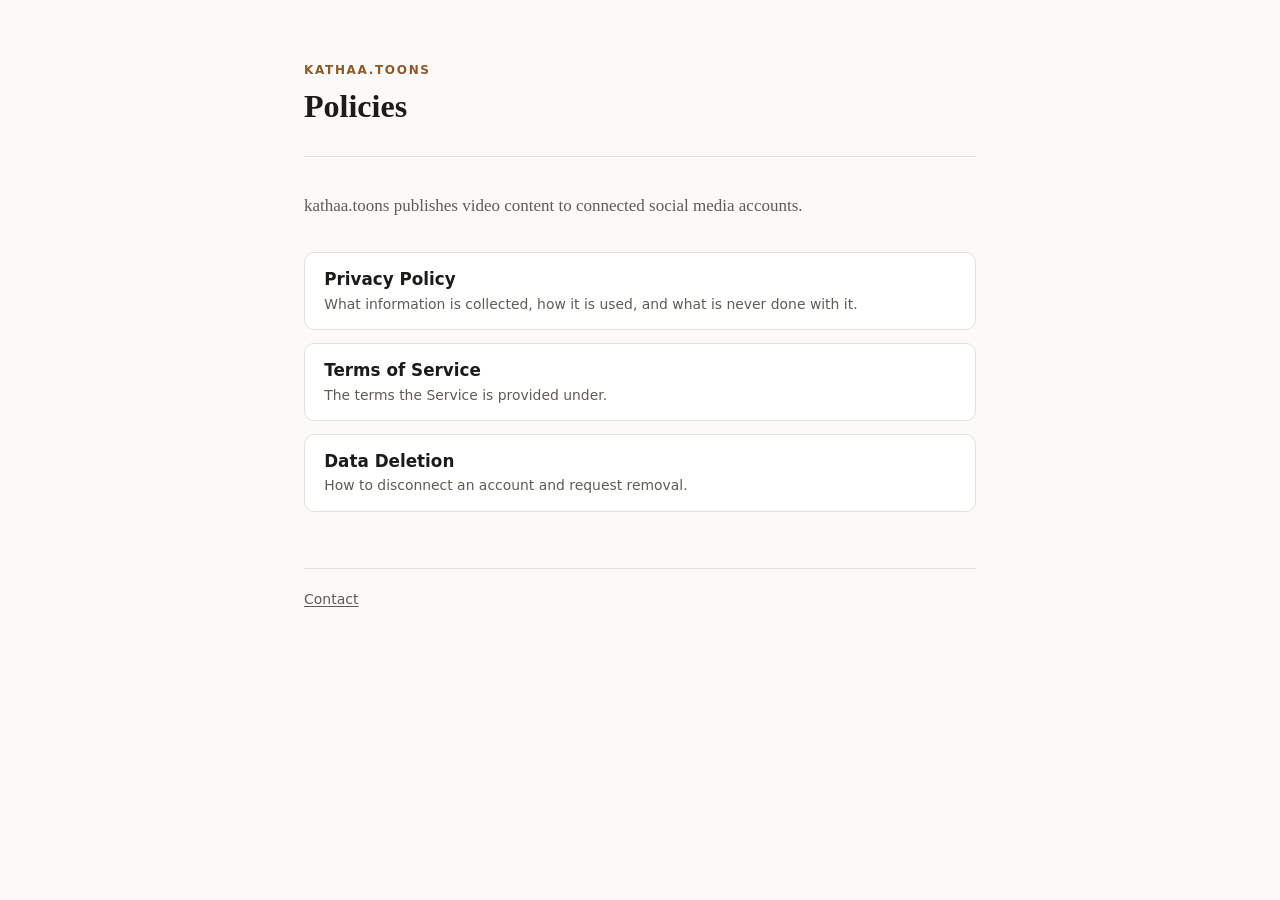
<file: index.html>
<!doctype html>
<html lang="en">
<head>
<meta charset="utf-8">
<meta name="viewport" content="width=device-width, initial-scale=1">
<title>kathaa.toons</title>
<link rel="stylesheet" href="style.css">
</head>
<body>
<div class="wrap">
<header>
  <p class="eyebrow">kathaa.toons</p>
  <h1>Policies</h1>
</header>

<p class="lede">kathaa.toons publishes video content to connected social media accounts.</p>

<nav class="index">
  <a href="privacy/">Privacy Policy
    <span>What information is collected, how it is used, and what is never done with it.</span></a>
  <a href="terms/">Terms of Service
    <span>The terms the Service is provided under.</span></a>
  <a href="data-deletion/">Data Deletion
    <span>How to disconnect an account and request removal.</span></a>
</nav>

<footer><a href="https://github.com/srivastava07/social-public/issues">Contact</a></footer>
</div>
</body>
</html>
</file>
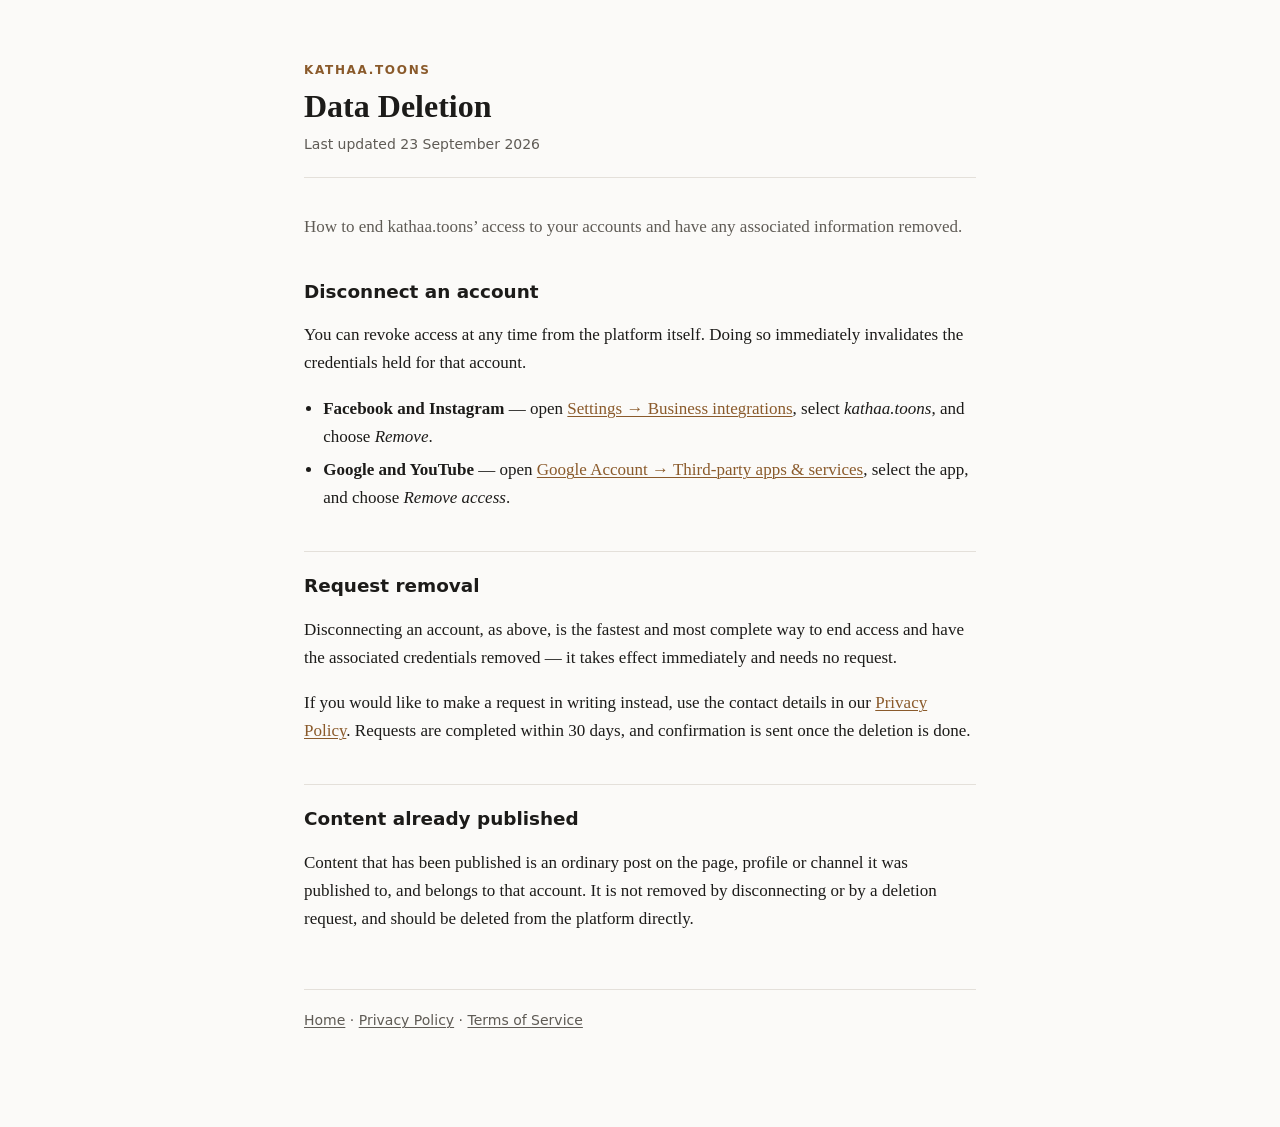
<file: data-deletion/index.html>
<!doctype html>
<html lang="en">
<head>
<meta charset="utf-8">
<meta name="viewport" content="width=device-width, initial-scale=1">
<title>Data Deletion — kathaa.toons</title>
<link rel="stylesheet" href="../style.css">
</head>
<body>
<div class="wrap">
<header>
  <p class="eyebrow">kathaa.toons</p>
  <h1>Data Deletion</h1>
  <p class="updated">Last updated 23 September 2026</p>
</header>

<p class="lede">How to end kathaa.toons&rsquo; access to your accounts and have any associated
information removed.</p>

<h2>Disconnect an account</h2>
<p>You can revoke access at any time from the platform itself. Doing so immediately invalidates the
credentials held for that account.</p>
<ul>
  <li><strong>Facebook and Instagram</strong> &mdash; open
    <a href="https://www.facebook.com/settings?tab=business_tools">Settings &rarr; Business
    integrations</a>, select <em>kathaa.toons</em>, and choose <em>Remove</em>.</li>
  <li><strong>Google and YouTube</strong> &mdash; open
    <a href="https://myaccount.google.com/permissions">Google Account &rarr; Third-party apps
    &amp; services</a>, select the app, and choose <em>Remove access</em>.</li>
</ul>

<h2>Request removal</h2>
<p>Disconnecting an account, as above, is the fastest and most complete way to end access and have
the associated credentials removed &mdash; it takes effect immediately and needs no request.</p>
<p>If you would like to make a request in writing instead, use the contact details in our
<a href="../privacy/">Privacy Policy</a>. Requests are completed within 30 days, and confirmation is
sent once the deletion is done.</p>

<h2>Content already published</h2>
<p>Content that has been published is an ordinary post on the page, profile or channel it was
published to, and belongs to that account. It is not removed by disconnecting or by a deletion
request, and should be deleted from the platform directly.</p>

<footer>
  <a href="../">Home</a> · <a href="../privacy/">Privacy Policy</a> · <a href="../terms/">Terms of Service</a>
</footer>
</div>
</body>
</html>
</file>
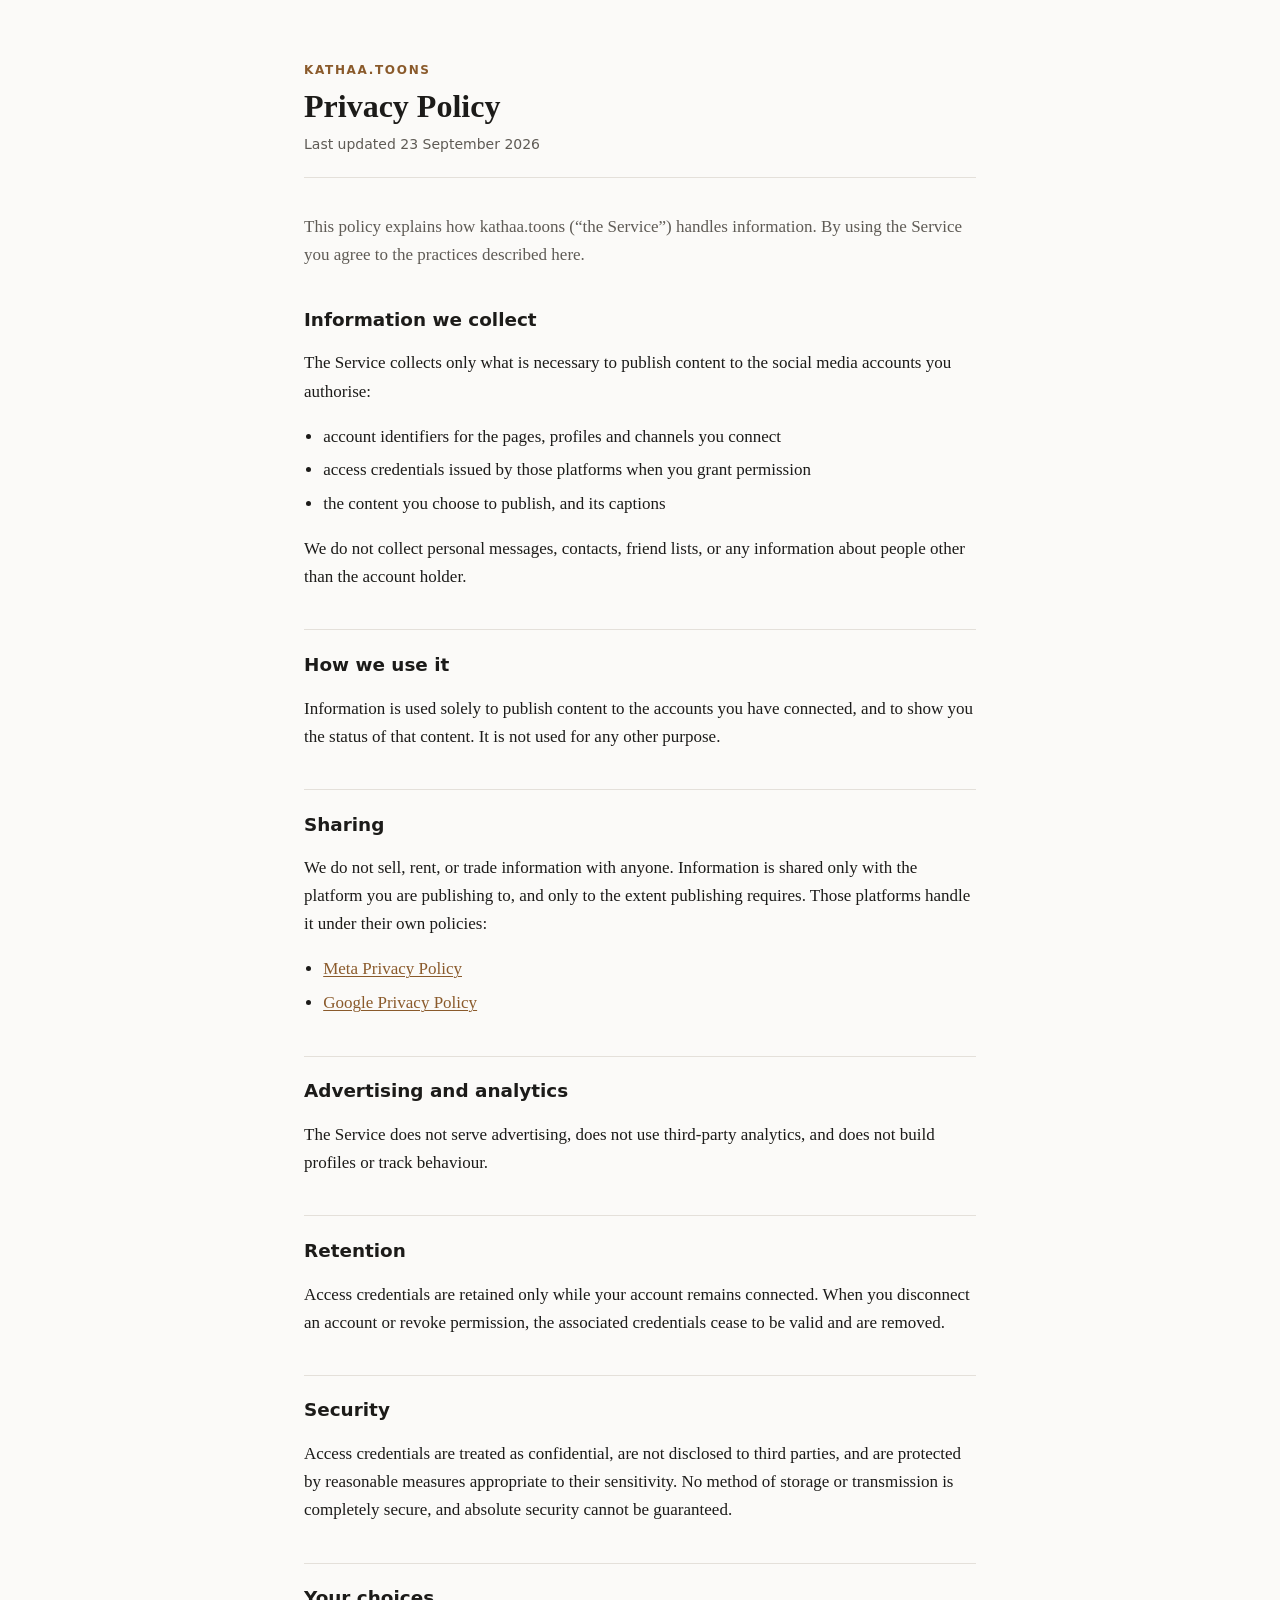
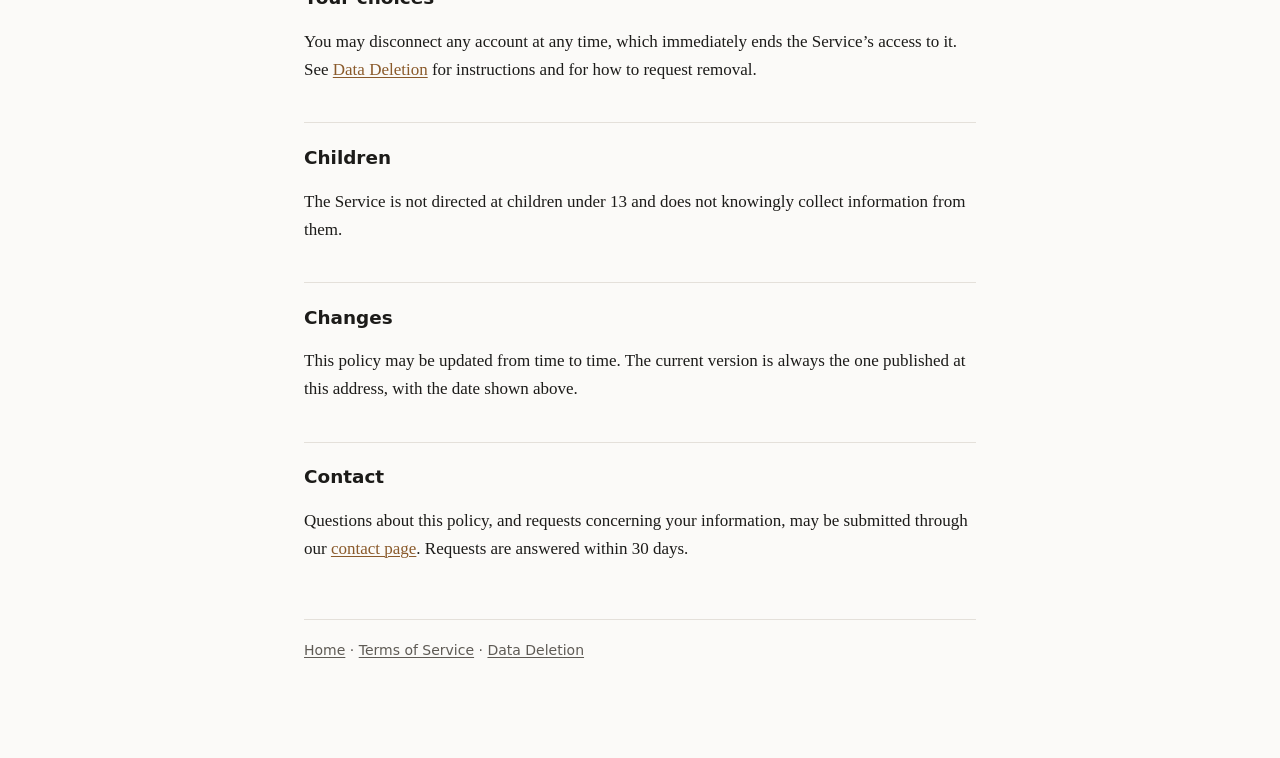
<file: privacy/index.html>
<!doctype html>
<html lang="en">
<head>
<meta charset="utf-8">
<meta name="viewport" content="width=device-width, initial-scale=1">
<title>Privacy Policy — kathaa.toons</title>
<link rel="stylesheet" href="../style.css">
</head>
<body>
<div class="wrap">
<header>
  <p class="eyebrow">kathaa.toons</p>
  <h1>Privacy Policy</h1>
  <p class="updated">Last updated 23 September 2026</p>
</header>

<p class="lede">This policy explains how kathaa.toons (&ldquo;the Service&rdquo;) handles
information. By using the Service you agree to the practices described here.</p>

<h2>Information we collect</h2>
<p>The Service collects only what is necessary to publish content to the social media accounts you
authorise:</p>
<ul>
  <li>account identifiers for the pages, profiles and channels you connect</li>
  <li>access credentials issued by those platforms when you grant permission</li>
  <li>the content you choose to publish, and its captions</li>
</ul>
<p>We do not collect personal messages, contacts, friend lists, or any information about people
other than the account holder.</p>

<h2>How we use it</h2>
<p>Information is used solely to publish content to the accounts you have connected, and to show
you the status of that content. It is not used for any other purpose.</p>

<h2>Sharing</h2>
<p>We do not sell, rent, or trade information with anyone. Information is shared only with the
platform you are publishing to, and only to the extent publishing requires. Those platforms handle
it under their own policies:</p>
<ul>
  <li><a href="https://www.facebook.com/privacy/policy/">Meta Privacy Policy</a></li>
  <li><a href="https://policies.google.com/privacy">Google Privacy Policy</a></li>
</ul>

<h2>Advertising and analytics</h2>
<p>The Service does not serve advertising, does not use third-party analytics, and does not build
profiles or track behaviour.</p>

<h2>Retention</h2>
<p>Access credentials are retained only while your account remains connected. When you disconnect
an account or revoke permission, the associated credentials cease to be valid and are removed.</p>

<h2>Security</h2>
<p>Access credentials are treated as confidential, are not disclosed to third parties, and are
protected by reasonable measures appropriate to their sensitivity. No method of storage or
transmission is completely secure, and absolute security cannot be guaranteed.</p>

<h2>Your choices</h2>
<p>You may disconnect any account at any time, which immediately ends the Service&rsquo;s access to
it. See <a href="../data-deletion/">Data Deletion</a> for instructions and for how to request
removal.</p>

<h2>Children</h2>
<p>The Service is not directed at children under 13 and does not knowingly collect information from
them.</p>

<h2>Changes</h2>
<p>This policy may be updated from time to time. The current version is always the one published at
this address, with the date shown above.</p>

<h2>Contact</h2>
<p>Questions about this policy, and requests concerning your information, may be submitted through
our <a href="https://github.com/srivastava07/social-public/issues">contact page</a>. Requests are
answered within 30 days.</p>

<footer>
  <a href="../">Home</a> · <a href="../terms/">Terms of Service</a> · <a href="../data-deletion/">Data Deletion</a>
</footer>
</div>
</body>
</html>
</file>
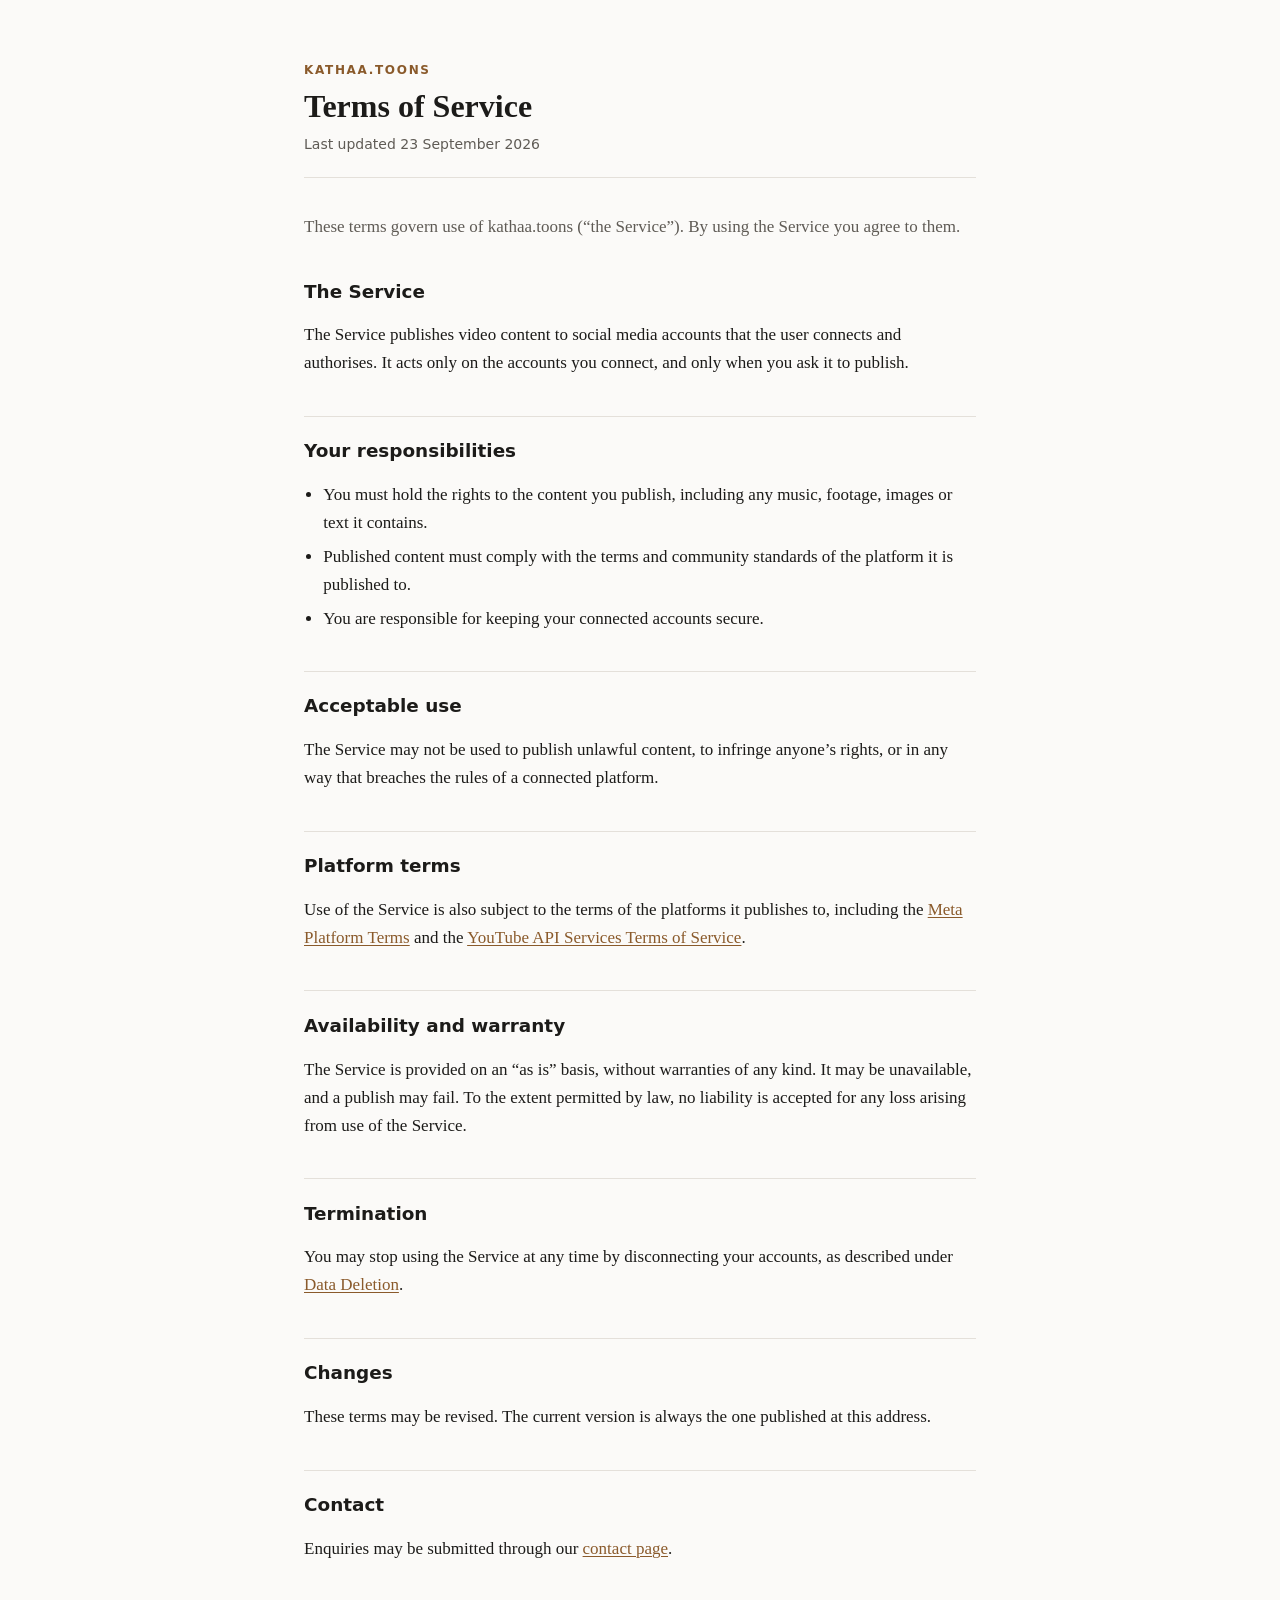
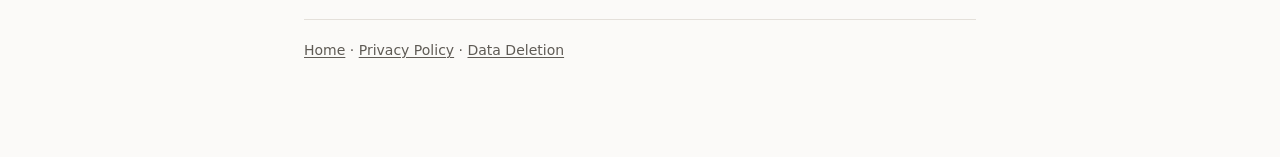
<file: terms/index.html>
<!doctype html>
<html lang="en">
<head>
<meta charset="utf-8">
<meta name="viewport" content="width=device-width, initial-scale=1">
<title>Terms of Service — kathaa.toons</title>
<link rel="stylesheet" href="../style.css">
</head>
<body>
<div class="wrap">
<header>
  <p class="eyebrow">kathaa.toons</p>
  <h1>Terms of Service</h1>
  <p class="updated">Last updated 23 September 2026</p>
</header>

<p class="lede">These terms govern use of kathaa.toons (&ldquo;the Service&rdquo;). By using the
Service you agree to them.</p>

<h2>The Service</h2>
<p>The Service publishes video content to social media accounts that the user connects and
authorises. It acts only on the accounts you connect, and only when you ask it to publish.</p>

<h2>Your responsibilities</h2>
<ul>
  <li>You must hold the rights to the content you publish, including any music, footage, images or
    text it contains.</li>
  <li>Published content must comply with the terms and community standards of the platform it is
    published to.</li>
  <li>You are responsible for keeping your connected accounts secure.</li>
</ul>

<h2>Acceptable use</h2>
<p>The Service may not be used to publish unlawful content, to infringe anyone&rsquo;s rights, or in
any way that breaches the rules of a connected platform.</p>

<h2>Platform terms</h2>
<p>Use of the Service is also subject to the terms of the platforms it publishes to, including the
<a href="https://developers.facebook.com/terms/">Meta Platform Terms</a> and the
<a href="https://developers.google.com/youtube/terms/api-services-terms-of-service">YouTube API
Services Terms of Service</a>.</p>

<h2>Availability and warranty</h2>
<p>The Service is provided on an &ldquo;as is&rdquo; basis, without warranties of any kind. It may be
unavailable, and a publish may fail. To the extent permitted by law, no liability is accepted for
any loss arising from use of the Service.</p>

<h2>Termination</h2>
<p>You may stop using the Service at any time by disconnecting your accounts, as described under
<a href="../data-deletion/">Data Deletion</a>.</p>

<h2>Changes</h2>
<p>These terms may be revised. The current version is always the one published at this address.</p>

<h2>Contact</h2>
<p>Enquiries may be submitted through our
<a href="https://github.com/srivastava07/social-public/issues">contact page</a>.</p>

<footer>
  <a href="../">Home</a> · <a href="../privacy/">Privacy Policy</a> · <a href="../data-deletion/">Data Deletion</a>
</footer>
</div>
</body>
</html>
</file>
<file: style.css>
:root {
  --bg: #fbfaf8;
  --fg: #1c1b19;
  --muted: #5f5b55;
  --rule: #e4e0da;
  --accent: #8a5a2b;
  --card: #ffffff;
}
@media (prefers-color-scheme: dark) {
  :root {
    --bg: #15140f;
    --fg: #ece8e1;
    --muted: #9c968c;
    --rule: #2e2c27;
    --accent: #d79a5b;
    --card: #1c1b16;
  }
}
* { box-sizing: border-box; }
html { -webkit-text-size-adjust: 100%; }
body {
  margin: 0;
  background: var(--bg);
  color: var(--fg);
  font: 17px/1.65 ui-serif, Georgia, "Times New Roman", serif;
}
.wrap { max-width: 44rem; margin: 0 auto; padding: 4rem 16px 6rem; }
header { border-bottom: 1px solid var(--rule); padding-bottom: 1.4rem; margin-bottom: 2.2rem; }
.eyebrow {
  font: 600 12px/1 ui-sans-serif, system-ui, sans-serif;
  letter-spacing: .14em; text-transform: uppercase; color: var(--accent);
  margin: 0 0 .7rem;
}
h1 { font-size: 2rem; line-height: 1.2; margin: 0 0 .5rem; font-weight: 600; }
h2 {
  font: 600 1.15rem/1.35 ui-sans-serif, system-ui, sans-serif;
  margin: 2.4rem 0 .6rem; padding-top: 1.4rem; border-top: 1px solid var(--rule);
}
h2:first-of-type { border-top: 0; padding-top: 0; }
p, li { color: var(--fg); }
.lede, .updated { color: var(--muted); }
.updated { font: 400 14px/1.5 ui-sans-serif, system-ui, sans-serif; margin: 0; }
ul { padding-left: 1.2rem; }
li { margin: .35rem 0; }
a { color: var(--accent); text-decoration-thickness: 1px; text-underline-offset: 2px; }
code {
  font: 14px/1.4 ui-monospace, SFMono-Regular, Menlo, monospace;
  background: var(--card); border: 1px solid var(--rule);
  padding: .1em .38em; border-radius: 4px;
}
.card {
  background: var(--card); border: 1px solid var(--rule);
  border-radius: 10px; padding: 1.1rem 1.3rem; margin: 1.6rem 0;
}
.card p:first-child { margin-top: 0; }
.card p:last-child { margin-bottom: 0; }
nav.index { display: grid; gap: .8rem; margin-top: 2rem; }
nav.index a {
  display: block; padding: 1rem 1.2rem; border: 1px solid var(--rule);
  border-radius: 10px; background: var(--card); text-decoration: none;
  font: 600 1.05rem/1.3 ui-sans-serif, system-ui, sans-serif; color: var(--fg);
}
nav.index a span {
  display: block; font-weight: 400; font-size: .87rem; color: var(--muted); margin-top: .25rem;
}
nav.index a:hover { border-color: var(--accent); }
footer {
  margin-top: 3.5rem; padding-top: 1.2rem; border-top: 1px solid var(--rule);
  font: 400 14px/1.6 ui-sans-serif, system-ui, sans-serif; color: var(--muted);
}
footer a { color: var(--muted); }
</file>
